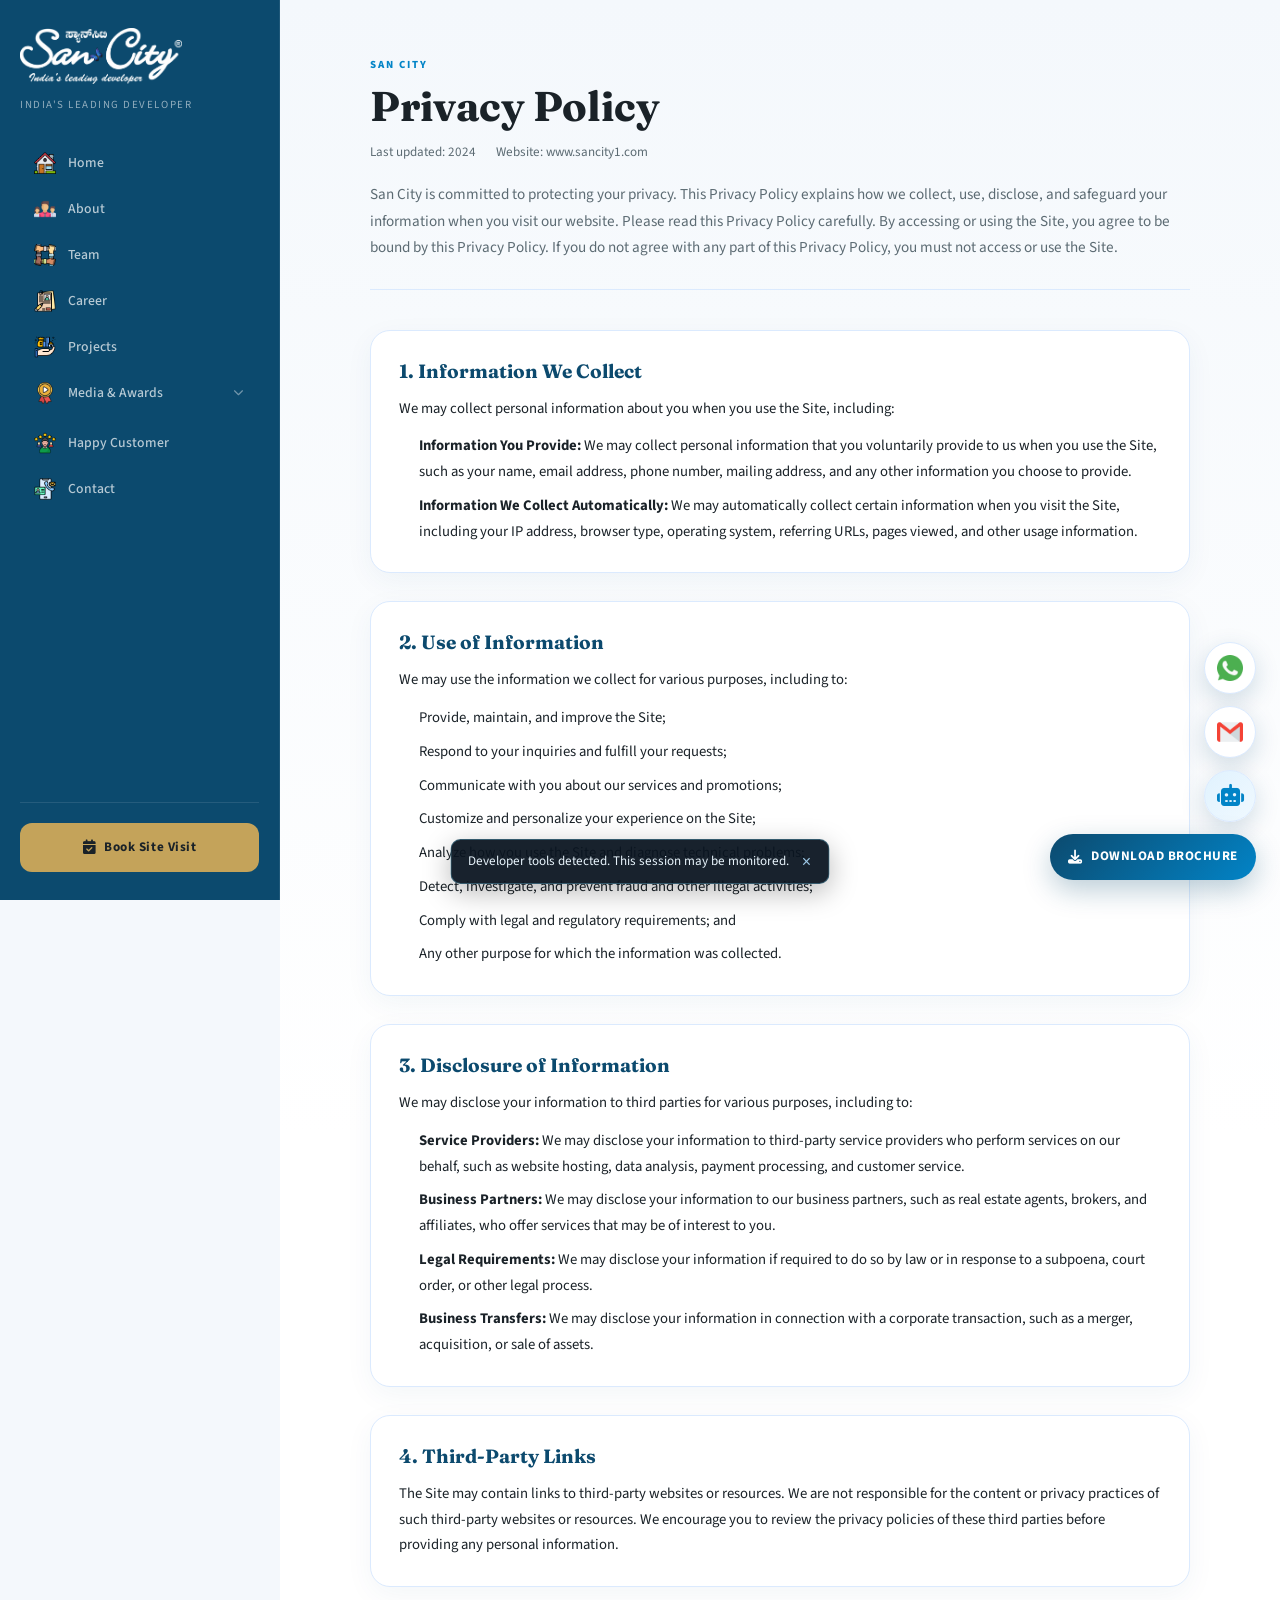
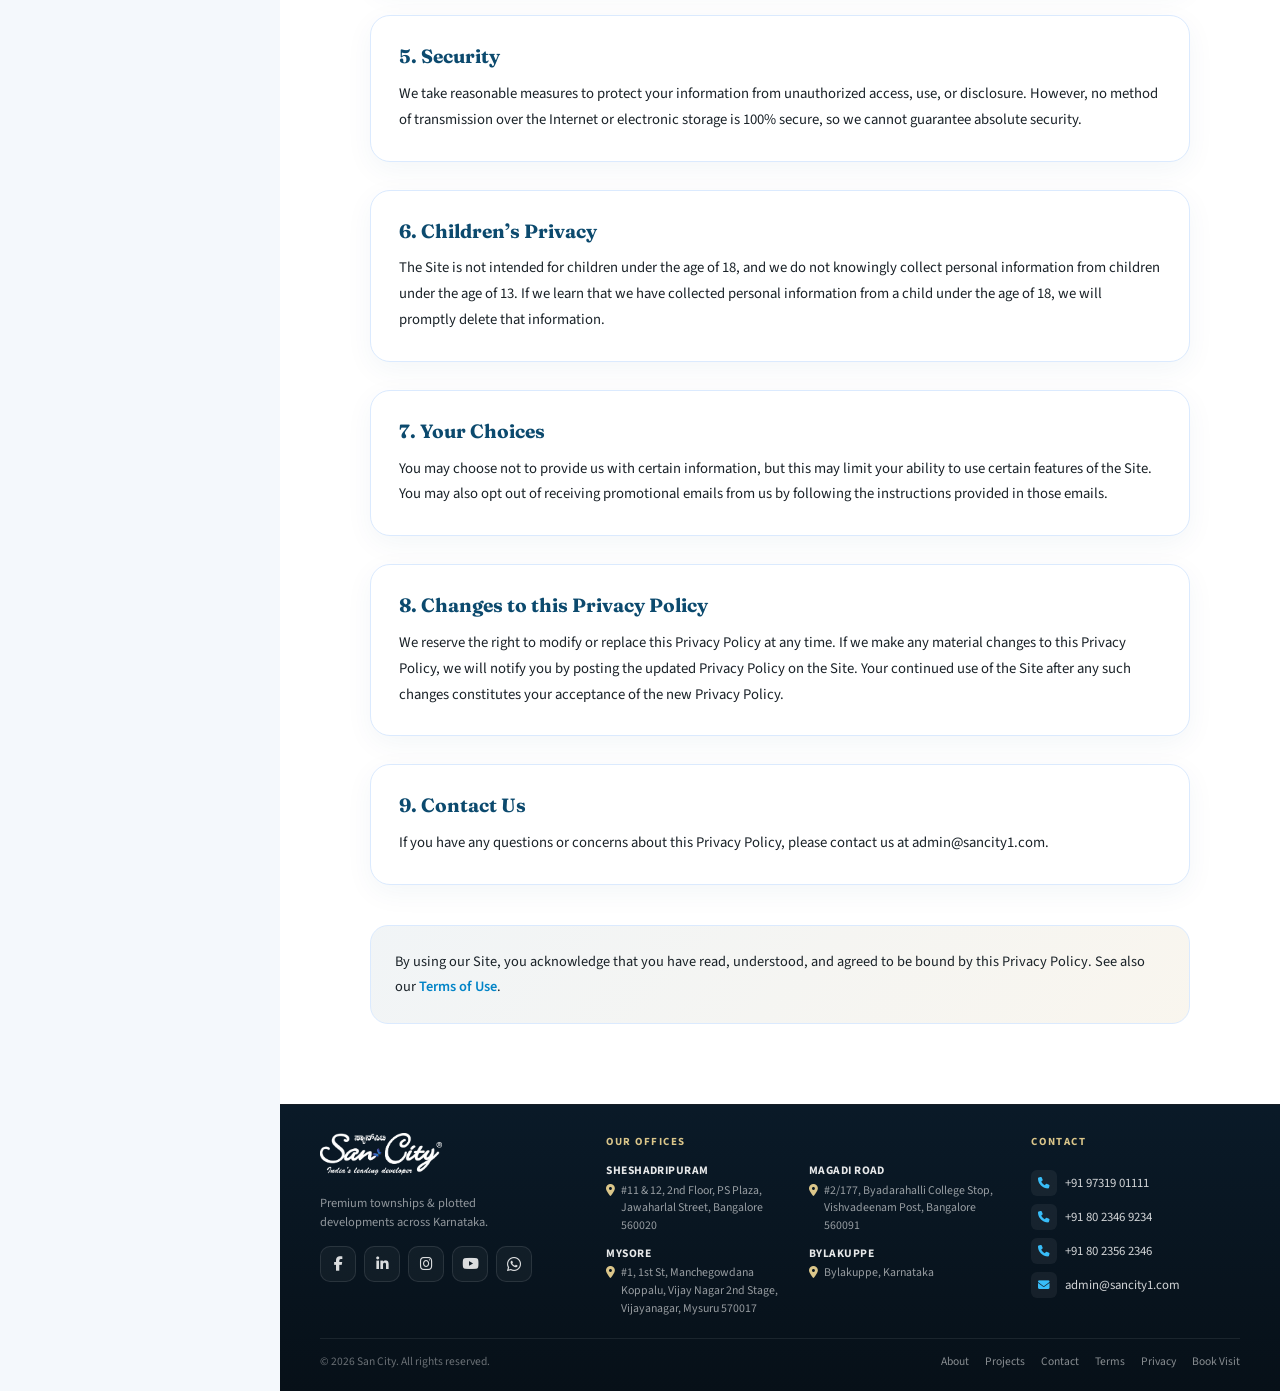
<file: sancity/privacy.html>
<!DOCTYPE html>
<html lang="en">
<head>
  <meta charset="UTF-8" />
  <meta name="viewport" content="width=device-width, initial-scale=1.0" />
  <meta name="description" content="San City privacy policy — how we collect, use and protect your information on sancity1.com." />
  <title>Privacy Policy | San City</title>
  <link rel="canonical" href="https://sancity1.com/sancity/privacy.html" />
  <meta name="robots" content="index, follow" />
  <meta property="og:site_name" content="San City" />
  <meta property="og:locale" content="en_IN" />
  <meta property="og:title" content="Privacy Policy | San City" />
  <meta property="og:description" content="How San City collects, uses and protects your information." />
  <meta property="og:url" content="https://sancity1.com/sancity/privacy.html" />
  <meta property="og:type" content="website" />
  <meta property="og:image" content="https://sancity1.com/images/Sancity%20logo.jpg" />
  <meta name="twitter:card" content="summary" />
  <meta name="twitter:title" content="Privacy Policy | San City" />
  <meta name="twitter:description" content="How San City collects, uses and protects your information." />
  <link rel="icon" type="image/jpeg" href="../images/Sancity logo.jpg" />
  <link rel="shortcut icon" type="image/jpeg" href="../images/Sancity logo.jpg" />
  <link rel="apple-touch-icon" href="../images/Sancity logo.jpg" />
  <link rel="preconnect" href="https://fonts.googleapis.com" />
  <link rel="preconnect" href="https://fonts.gstatic.com" crossorigin />
  <link href="https://fonts.googleapis.com/css2?family=Fraunces:ital,opsz,wght@0,9..144,400;0,9..144,600;0,9..144,700;1,9..144,400&family=Source+Sans+3:wght@300;400;500;600;700&display=swap" rel="stylesheet" />
  <link rel="stylesheet" href="https://cdnjs.cloudflare.com/ajax/libs/font-awesome/6.5.1/css/all.min.css" crossorigin="anonymous" referrerpolicy="no-referrer" />
  <link rel="stylesheet" href="../css/site-shell.css" />
  <link rel="stylesheet" href="../css/float-contact.css" />
  <link rel="stylesheet" href="../css/butterfly-fly.css" />
  <link rel="stylesheet" href="../css/site-footer.css" />
  <link rel="stylesheet" href="../css/legal.css" />
  <link rel="stylesheet" href="../css/site-security.css" />
</head>
<body>

  <aside class="sidebar">
    <div class="sidebar-logo" id="sidebarLogo">
      <a href="../index.html"><img src="../images/Sancity logo.jpg" alt="San City" /></a>
      <div class="sidebar-tag">India's Leading Developer</div>
    </div>
    <nav class="sidebar-nav">
      <a href="../index.html"><img src="../icons/home.png" alt="" class="side-icon" /> Home</a>
      <a href="aboutus.html"><img src="../icons/about us.png" alt="" class="side-icon" /> About</a>
      <a href="ourTeam.html"><img src="../icons/team.png" alt="" class="side-icon" /> Team</a>
      <a href="career.html"><img src="../icons/carrer.png" alt="" class="side-icon" /> Career</a>
      <a href="projects.html"><img src="../icons/projects.png" alt="" class="side-icon" /> Projects</a>
      <div class="nav-dropdown" id="mediaDropdown">
        <button type="button" class="nav-dropdown-toggle" id="mediaToggle" aria-expanded="false" aria-controls="mediaSubmenu">
          <img src="../icons/media and award.png" alt="" class="side-icon" />
          <span class="nav-label">Media &amp; Awards</span>
          <i class="fa-solid fa-chevron-down chevron"></i>
        </button>
        <div class="nav-submenu" id="mediaSubmenu">
          <a href="award.html"><img src="../icons/award.png" alt="" class="side-icon" /> Awards</a>
          <a href="blog.html"><img src="../icons/blog.png" alt="" class="side-icon" /> Blog</a>
        </div>
      </div>
      <a href="happyCustomer.html"><img src="../icons/happy customer.png" alt="" class="side-icon" /> Happy Customer</a>
      <a href="contactus.html"><img src="../icons/contact.png" alt="" class="side-icon" /> Contact</a>
    </nav>
    <div class="sidebar-contact">
      <a href="../index.html#visit" class="sidebar-visit"><i class="fa-solid fa-calendar-check"></i> Book Site Visit</a>
    </div>
  </aside>

  <div class="mobile-bar">
    <a href="../index.html"><img src="../images/Sancity logo.jpg" alt="San City" /></a>
    <button class="mob-btn" id="mobOpen" aria-label="Open menu"><i class="fa-solid fa-bars"></i></button>
  </div>
  <div class="mobile-drawer" id="mobDrawer">
    <button class="drawer-close" id="mobClose" aria-label="Close menu"><i class="fa-solid fa-xmark"></i></button>
    <a href="../index.html" class="mob"><img src="../icons/home.png" alt="" class="side-icon" /> Home</a>
    <a href="aboutus.html" class="mob"><img src="../icons/about us.png" alt="" class="side-icon" /> About</a>
    <a href="ourTeam.html" class="mob"><img src="../icons/team.png" alt="" class="side-icon" /> Team</a>
    <a href="career.html" class="mob"><img src="../icons/carrer.png" alt="" class="side-icon" /> Career</a>
    <a href="projects.html" class="mob"><img src="../icons/projects.png" alt="" class="side-icon" /> Projects</a>
    <div class="mob-dropdown" id="mobMediaDropdown">
      <button type="button" class="mob mob-dropdown-toggle" id="mobMediaToggle" aria-expanded="false">
        <img src="../icons/media and award.png" alt="" class="side-icon" />
        <span class="nav-label">Media &amp; Awards</span>
        <i class="fa-solid fa-chevron-down chevron"></i>
      </button>
      <div class="mob-submenu">
        <a href="award.html" class="mob"><img src="../icons/award.png" alt="" class="side-icon" /> Awards</a>
        <a href="blog.html" class="mob"><img src="../icons/blog.png" alt="" class="side-icon" /> Blog</a>
      </div>
    </div>
    <a href="happyCustomer.html" class="mob"><img src="../icons/happy customer.png" alt="" class="side-icon" /> Happy Customer</a>
    <a href="contactus.html" class="mob"><img src="../icons/contact.png" alt="" class="side-icon" /> Contact</a>
    <div class="drawer-contact">
      <a href="../index.html#visit" class="mob drawer-visit"><i class="fa-solid fa-calendar-check"></i> Book Site Visit</a>
    </div>
  </div>

  <div class="float-contact" aria-label="Quick contact">
    <a href="https://wa.me/919731901111?text=Hello%20San%20City%2C%20I%20would%20like%20to%20know%20more%20about%20your%20projects." target="_blank" rel="noopener noreferrer" class="float-contact-btn float-contact-wa" aria-label="Chat on WhatsApp">
      <img src="../icons/whatsapp.png" alt="" />
    </a>
    <a href="https://mail.google.com/mail/?view=cm&fs=1&to=admin@sancity1.com&su=Enquiry%20from%20San%20City%20Website" target="_blank" rel="noopener noreferrer" class="float-contact-btn float-contact-email email-link" aria-label="Send email">
      <img src="../icons/email.png" alt="" />
    </a>
    <button type="button" class="float-contact-btn float-contact-brochure" id="brochureDownloadBtn" data-brochure-url="../brochure.pdf" aria-label="Download brochure">
      <i class="fa-solid fa-download" aria-hidden="true"></i>
      <span>Download Brochure</span>
    </button>
  </div>

  <div class="brochure-modal" id="brochureModal" role="dialog" aria-modal="true" aria-labelledby="brochureModalTitle" aria-hidden="true">
    <div class="brochure-modal-backdrop" id="brochureModalBackdrop"></div>
    <div class="brochure-modal-box">
      <div class="brochure-modal-icon" id="brochureModalIcon">
        <i class="fa-solid fa-spinner fa-spin" aria-hidden="true"></i>
      </div>
      <h3 id="brochureModalTitle">Downloading Brochure</h3>
      <p id="brochureModalStatus">Please wait while your brochure is being prepared...</p>
      <div class="brochure-modal-progress" id="brochureModalProgress" hidden>
        <span id="brochureModalProgressBar"></span>
      </div>
    </div>
  </div>

  <div class="main">

    <article class="legal-page reveal" aria-labelledby="privacy-heading">
      <div class="legal-page__wrap">
        <header class="legal-page__header">
          <p class="legal-page__label">San City</p>
          <h1 id="privacy-heading">Privacy Policy</h1>
          <div class="legal-page__meta">
            <span>Last updated: 2024</span>
            <span>Website: <a href="https://www.sancity1.com" target="_blank" rel="noopener noreferrer">www.sancity1.com</a></span>
          </div>
          <p class="legal-page__intro">San City is committed to protecting your privacy. This Privacy Policy explains how we collect, use, disclose, and safeguard your information when you visit our website. Please read this Privacy Policy carefully. By accessing or using the Site, you agree to be bound by this Privacy Policy. If you do not agree with any part of this Privacy Policy, you must not access or use the Site.</p>
        </header>

        <div class="legal-doc">
          <section class="legal-section" aria-labelledby="privacy-1">
            <h2 id="privacy-1">1. Information We Collect</h2>
            <p>We may collect personal information about you when you use the Site, including:</p>
            <ul>
              <li><strong>Information You Provide:</strong> We may collect personal information that you voluntarily provide to us when you use the Site, such as your name, email address, phone number, mailing address, and any other information you choose to provide.</li>
              <li><strong>Information We Collect Automatically:</strong> We may automatically collect certain information when you visit the Site, including your IP address, browser type, operating system, referring URLs, pages viewed, and other usage information.</li>
            </ul>
          </section>

          <section class="legal-section" aria-labelledby="privacy-2">
            <h2 id="privacy-2">2. Use of Information</h2>
            <p>We may use the information we collect for various purposes, including to:</p>
            <ul>
              <li>Provide, maintain, and improve the Site;</li>
              <li>Respond to your inquiries and fulfill your requests;</li>
              <li>Communicate with you about our services and promotions;</li>
              <li>Customize and personalize your experience on the Site;</li>
              <li>Analyze how you use the Site and diagnose technical problems;</li>
              <li>Detect, investigate, and prevent fraud and other illegal activities;</li>
              <li>Comply with legal and regulatory requirements; and</li>
              <li>Any other purpose for which the information was collected.</li>
            </ul>
          </section>

          <section class="legal-section" aria-labelledby="privacy-3">
            <h2 id="privacy-3">3. Disclosure of Information</h2>
            <p>We may disclose your information to third parties for various purposes, including to:</p>
            <ul>
              <li><strong>Service Providers:</strong> We may disclose your information to third-party service providers who perform services on our behalf, such as website hosting, data analysis, payment processing, and customer service.</li>
              <li><strong>Business Partners:</strong> We may disclose your information to our business partners, such as real estate agents, brokers, and affiliates, who offer services that may be of interest to you.</li>
              <li><strong>Legal Requirements:</strong> We may disclose your information if required to do so by law or in response to a subpoena, court order, or other legal process.</li>
              <li><strong>Business Transfers:</strong> We may disclose your information in connection with a corporate transaction, such as a merger, acquisition, or sale of assets.</li>
            </ul>
          </section>

          <section class="legal-section" aria-labelledby="privacy-4">
            <h2 id="privacy-4">4. Third-Party Links</h2>
            <p>The Site may contain links to third-party websites or resources. We are not responsible for the content or privacy practices of such third-party websites or resources. We encourage you to review the privacy policies of these third parties before providing any personal information.</p>
          </section>

          <section class="legal-section" aria-labelledby="privacy-5">
            <h2 id="privacy-5">5. Security</h2>
            <p>We take reasonable measures to protect your information from unauthorized access, use, or disclosure. However, no method of transmission over the Internet or electronic storage is 100% secure, so we cannot guarantee absolute security.</p>
          </section>

          <section class="legal-section" aria-labelledby="privacy-6">
            <h2 id="privacy-6">6. Children&rsquo;s Privacy</h2>
            <p>The Site is not intended for children under the age of 18, and we do not knowingly collect personal information from children under the age of 13. If we learn that we have collected personal information from a child under the age of 18, we will promptly delete that information.</p>
          </section>

          <section class="legal-section" aria-labelledby="privacy-7">
            <h2 id="privacy-7">7. Your Choices</h2>
            <p>You may choose not to provide us with certain information, but this may limit your ability to use certain features of the Site. You may also opt out of receiving promotional emails from us by following the instructions provided in those emails.</p>
          </section>

          <section class="legal-section" aria-labelledby="privacy-8">
            <h2 id="privacy-8">8. Changes to this Privacy Policy</h2>
            <p>We reserve the right to modify or replace this Privacy Policy at any time. If we make any material changes to this Privacy Policy, we will notify you by posting the updated Privacy Policy on the Site. Your continued use of the Site after any such changes constitutes your acceptance of the new Privacy Policy.</p>
          </section>

          <section class="legal-section" aria-labelledby="privacy-9">
            <h2 id="privacy-9">9. Contact Us</h2>
            <p>If you have any questions or concerns about this Privacy Policy, please contact us at <a href="mailto:admin@sancity1.com" class="email-link">admin@sancity1.com</a>.</p>
          </section>

          <p class="legal-closing">By using our Site, you acknowledge that you have read, understood, and agreed to be bound by this Privacy Policy. See also our <a href="terms.html">Terms of Use</a>.</p>
        </div>
      </div>
    </article>

    <footer class="footer" id="siteFooter" aria-label="Site footer"></footer>

  </div>

  <script src="../js/site-security.js" defer></script>
  <script src="../js/site-shell.js" defer></script>
  <script src="../js/butterfly-fly.js" defer></script>
  <script src="../js/float-contact.js" defer></script>
  <script src="../js/office-locations.js" defer></script>
  <script src="../js/site-footer.js" defer></script>
</body>
</html>
</file>
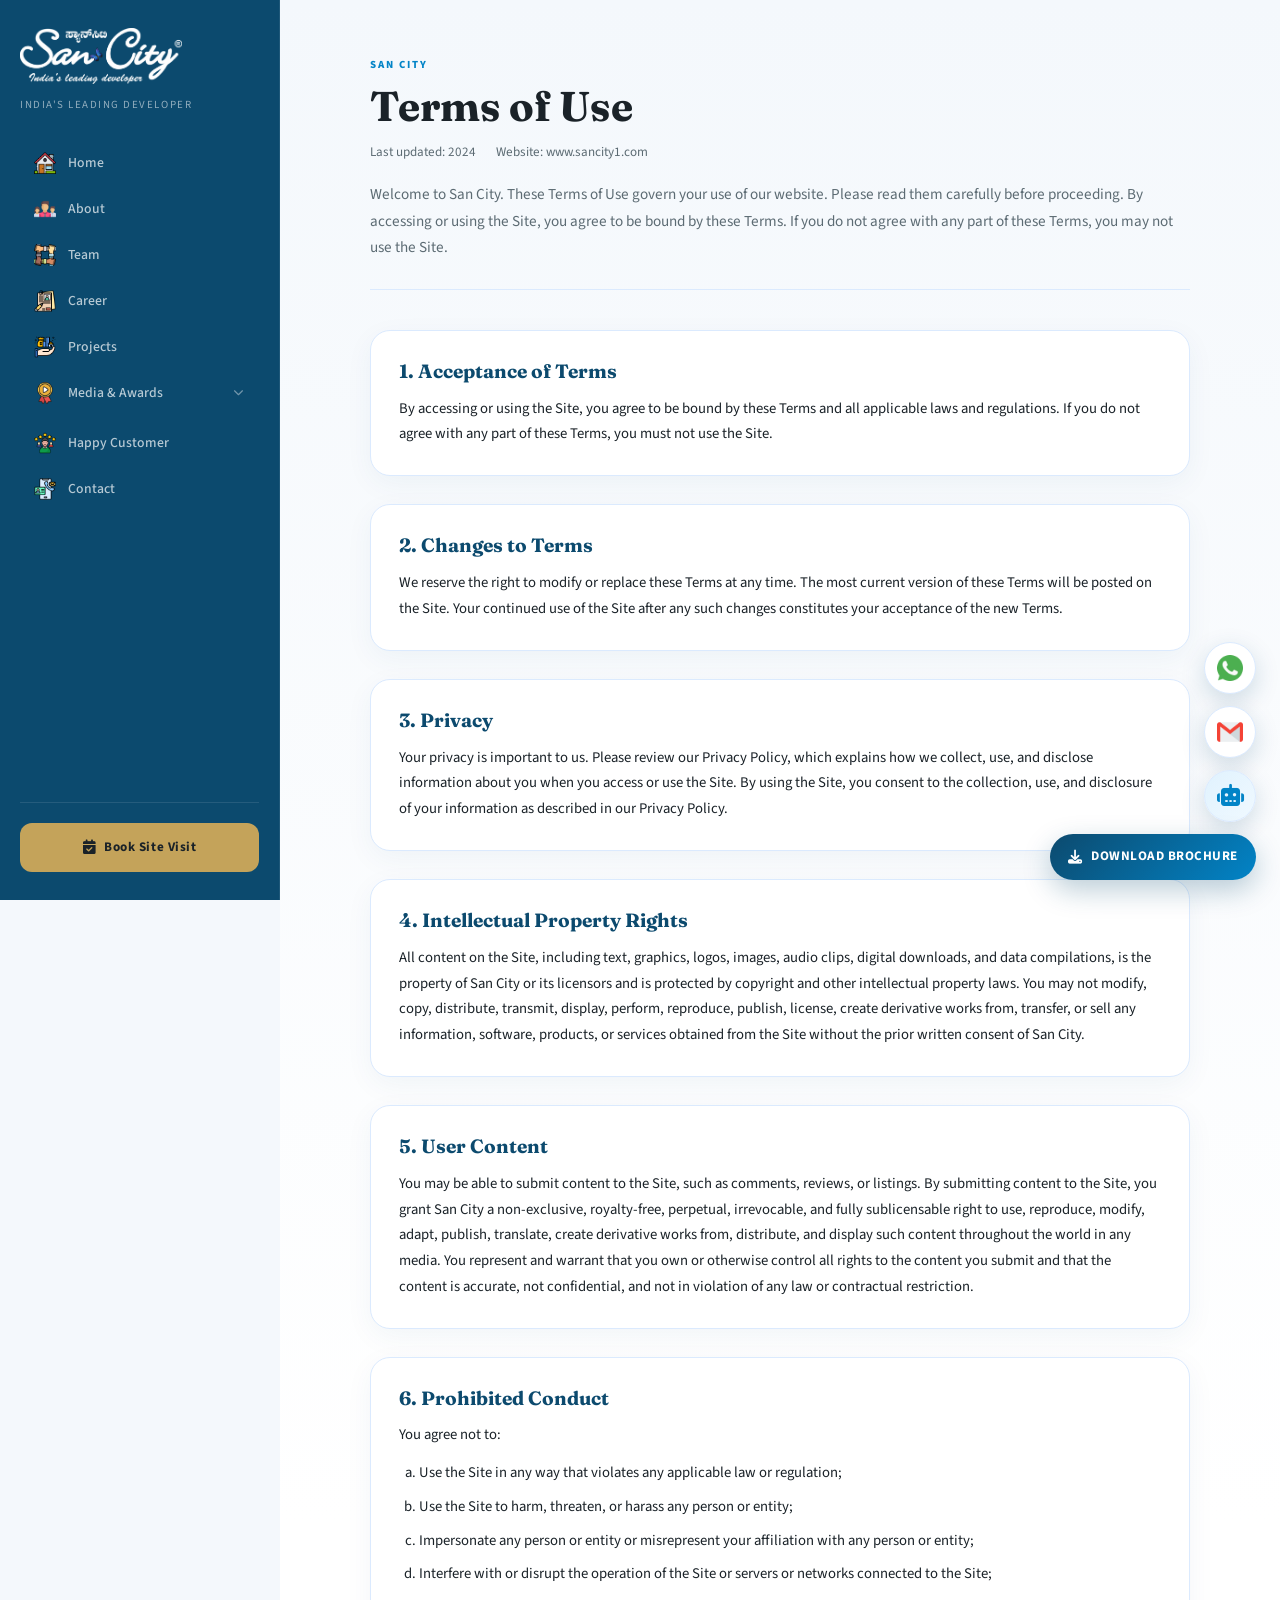
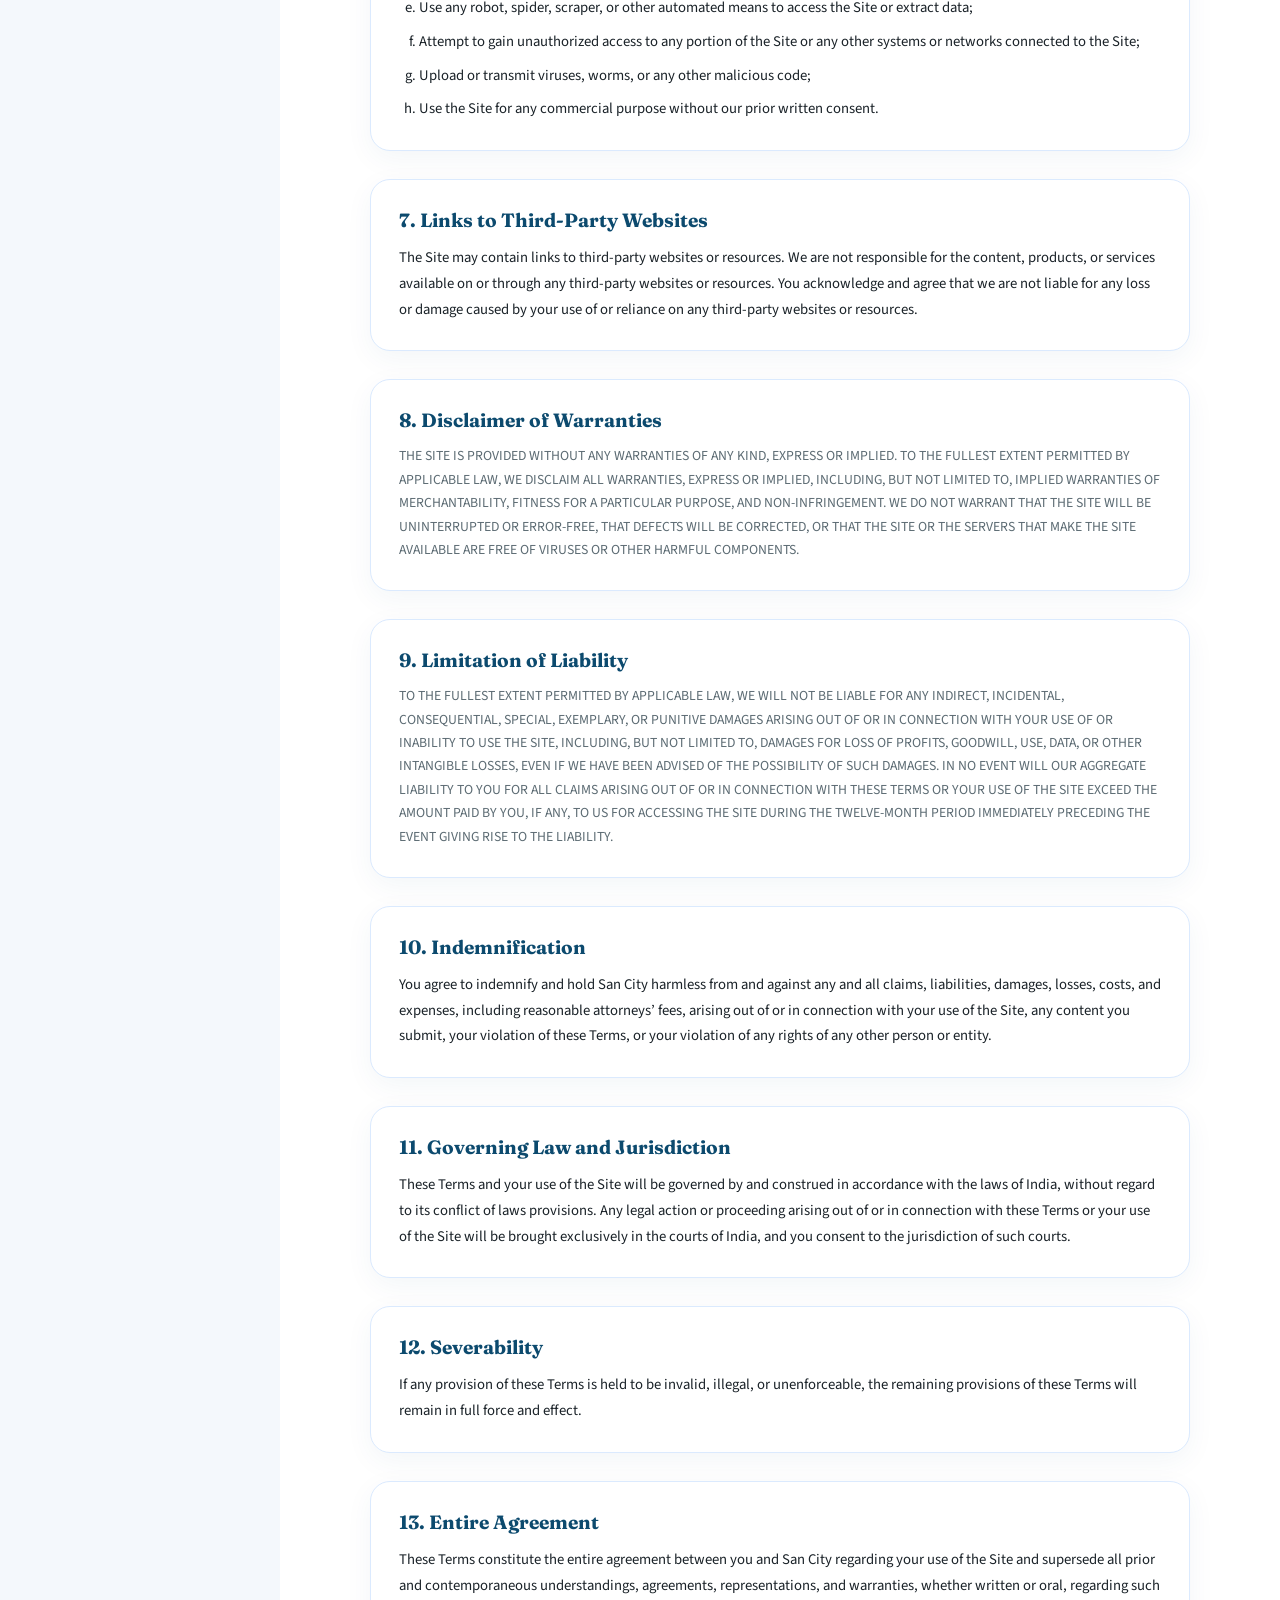
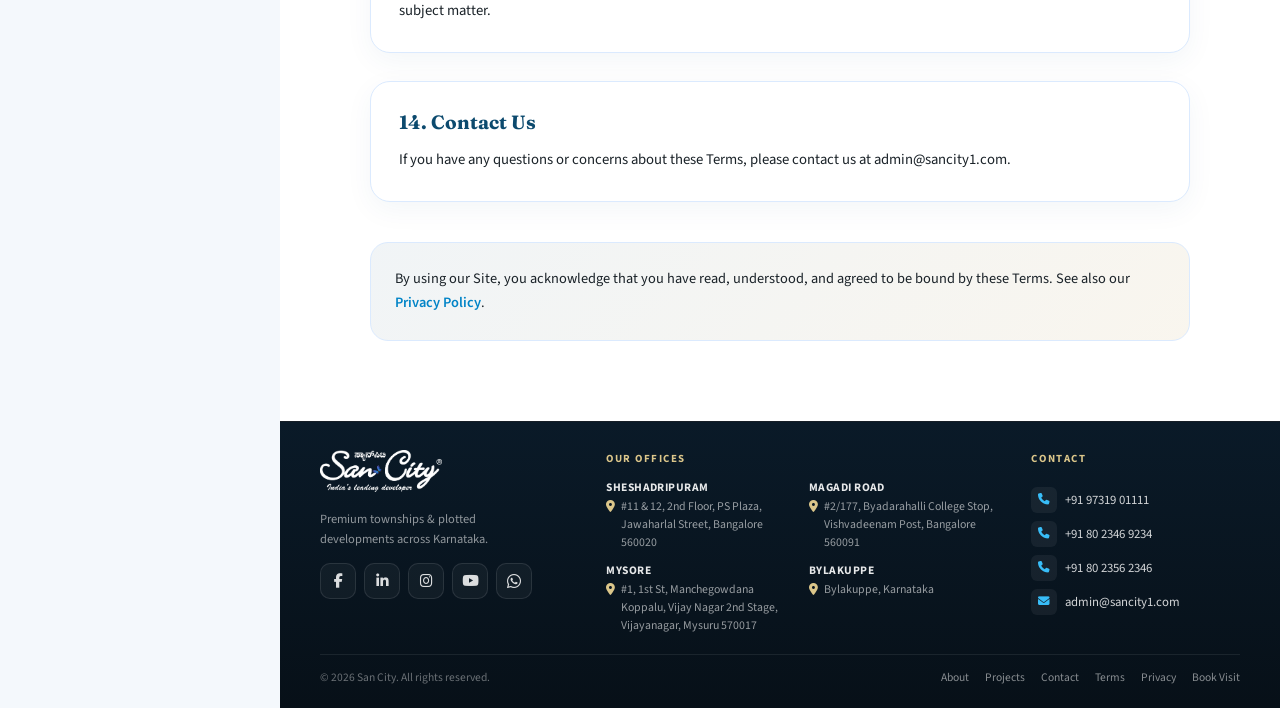
<file: sancity/terms.html>
<!DOCTYPE html>
<html lang="en">
<head>
  <meta charset="UTF-8" />
  <meta name="viewport" content="width=device-width, initial-scale=1.0" />
  <meta name="description" content="San City terms of use — rules and conditions for using sancity1.com." />
  <title>Terms of Use | San City</title>
  <link rel="canonical" href="https://sancity1.com/sancity/terms.html" />
  <meta name="robots" content="index, follow" />
  <meta property="og:site_name" content="San City" />
  <meta property="og:locale" content="en_IN" />
  <meta property="og:title" content="Terms of Use | San City" />
  <meta property="og:description" content="Rules and conditions for using the San City website." />
  <meta property="og:url" content="https://sancity1.com/sancity/terms.html" />
  <meta property="og:type" content="website" />
  <meta property="og:image" content="https://sancity1.com/images/Sancity%20logo.jpg" />
  <meta name="twitter:card" content="summary" />
  <meta name="twitter:title" content="Terms of Use | San City" />
  <meta name="twitter:description" content="Rules and conditions for using the San City website." />
  <link rel="icon" type="image/jpeg" href="../images/Sancity logo.jpg" />
  <link rel="shortcut icon" type="image/jpeg" href="../images/Sancity logo.jpg" />
  <link rel="apple-touch-icon" href="../images/Sancity logo.jpg" />
  <link rel="preconnect" href="https://fonts.googleapis.com" />
  <link rel="preconnect" href="https://fonts.gstatic.com" crossorigin />
  <link href="https://fonts.googleapis.com/css2?family=Fraunces:ital,opsz,wght@0,9..144,400;0,9..144,600;0,9..144,700;1,9..144,400&family=Source+Sans+3:wght@300;400;500;600;700&display=swap" rel="stylesheet" />
  <link rel="stylesheet" href="https://cdnjs.cloudflare.com/ajax/libs/font-awesome/6.5.1/css/all.min.css" crossorigin="anonymous" referrerpolicy="no-referrer" />
  <link rel="stylesheet" href="../css/site-shell.css" />
  <link rel="stylesheet" href="../css/float-contact.css" />
  <link rel="stylesheet" href="../css/butterfly-fly.css" />
  <link rel="stylesheet" href="../css/site-footer.css" />
  <link rel="stylesheet" href="../css/legal.css" />
  <link rel="stylesheet" href="../css/site-security.css" />
</head>
<body>

  <aside class="sidebar">
    <div class="sidebar-logo" id="sidebarLogo">
      <a href="../index.html"><img src="../images/Sancity logo.jpg" alt="San City" /></a>
      <div class="sidebar-tag">India's Leading Developer</div>
    </div>
    <nav class="sidebar-nav">
      <a href="../index.html"><img src="../icons/home.png" alt="" class="side-icon" /> Home</a>
      <a href="aboutus.html"><img src="../icons/about us.png" alt="" class="side-icon" /> About</a>
      <a href="ourTeam.html"><img src="../icons/team.png" alt="" class="side-icon" /> Team</a>
      <a href="career.html"><img src="../icons/carrer.png" alt="" class="side-icon" /> Career</a>
      <a href="projects.html"><img src="../icons/projects.png" alt="" class="side-icon" /> Projects</a>
      <div class="nav-dropdown" id="mediaDropdown">
        <button type="button" class="nav-dropdown-toggle" id="mediaToggle" aria-expanded="false" aria-controls="mediaSubmenu">
          <img src="../icons/media and award.png" alt="" class="side-icon" />
          <span class="nav-label">Media &amp; Awards</span>
          <i class="fa-solid fa-chevron-down chevron"></i>
        </button>
        <div class="nav-submenu" id="mediaSubmenu">
          <a href="award.html"><img src="../icons/award.png" alt="" class="side-icon" /> Awards</a>
          <a href="blog.html"><img src="../icons/blog.png" alt="" class="side-icon" /> Blog</a>
        </div>
      </div>
      <a href="happyCustomer.html"><img src="../icons/happy customer.png" alt="" class="side-icon" /> Happy Customer</a>
      <a href="contactus.html"><img src="../icons/contact.png" alt="" class="side-icon" /> Contact</a>
    </nav>
    <div class="sidebar-contact">
      <a href="../index.html#visit" class="sidebar-visit"><i class="fa-solid fa-calendar-check"></i> Book Site Visit</a>
    </div>
  </aside>

  <div class="mobile-bar">
    <a href="../index.html"><img src="../images/Sancity logo.jpg" alt="San City" /></a>
    <button class="mob-btn" id="mobOpen" aria-label="Open menu"><i class="fa-solid fa-bars"></i></button>
  </div>
  <div class="mobile-drawer" id="mobDrawer">
    <button class="drawer-close" id="mobClose" aria-label="Close menu"><i class="fa-solid fa-xmark"></i></button>
    <a href="../index.html" class="mob"><img src="../icons/home.png" alt="" class="side-icon" /> Home</a>
    <a href="aboutus.html" class="mob"><img src="../icons/about us.png" alt="" class="side-icon" /> About</a>
    <a href="ourTeam.html" class="mob"><img src="../icons/team.png" alt="" class="side-icon" /> Team</a>
    <a href="career.html" class="mob"><img src="../icons/carrer.png" alt="" class="side-icon" /> Career</a>
    <a href="projects.html" class="mob"><img src="../icons/projects.png" alt="" class="side-icon" /> Projects</a>
    <div class="mob-dropdown" id="mobMediaDropdown">
      <button type="button" class="mob mob-dropdown-toggle" id="mobMediaToggle" aria-expanded="false">
        <img src="../icons/media and award.png" alt="" class="side-icon" />
        <span class="nav-label">Media &amp; Awards</span>
        <i class="fa-solid fa-chevron-down chevron"></i>
      </button>
      <div class="mob-submenu">
        <a href="award.html" class="mob"><img src="../icons/award.png" alt="" class="side-icon" /> Awards</a>
        <a href="blog.html" class="mob"><img src="../icons/blog.png" alt="" class="side-icon" /> Blog</a>
      </div>
    </div>
    <a href="happyCustomer.html" class="mob"><img src="../icons/happy customer.png" alt="" class="side-icon" /> Happy Customer</a>
    <a href="contactus.html" class="mob"><img src="../icons/contact.png" alt="" class="side-icon" /> Contact</a>
    <div class="drawer-contact">
      <a href="../index.html#visit" class="mob drawer-visit"><i class="fa-solid fa-calendar-check"></i> Book Site Visit</a>
    </div>
  </div>

  <div class="float-contact" aria-label="Quick contact">
    <a href="https://wa.me/919731901111?text=Hello%20San%20City%2C%20I%20would%20like%20to%20know%20more%20about%20your%20projects." target="_blank" rel="noopener noreferrer" class="float-contact-btn float-contact-wa" aria-label="Chat on WhatsApp">
      <img src="../icons/whatsapp.png" alt="" />
    </a>
    <a href="https://mail.google.com/mail/?view=cm&fs=1&to=admin@sancity1.com&su=Enquiry%20from%20San%20City%20Website" target="_blank" rel="noopener noreferrer" class="float-contact-btn float-contact-email email-link" aria-label="Send email">
      <img src="../icons/email.png" alt="" />
    </a>
    <button type="button" class="float-contact-btn float-contact-brochure" id="brochureDownloadBtn" data-brochure-url="../brochure.pdf" aria-label="Download brochure">
      <i class="fa-solid fa-download" aria-hidden="true"></i>
      <span>Download Brochure</span>
    </button>
  </div>

  <div class="brochure-modal" id="brochureModal" role="dialog" aria-modal="true" aria-labelledby="brochureModalTitle" aria-hidden="true">
    <div class="brochure-modal-backdrop" id="brochureModalBackdrop"></div>
    <div class="brochure-modal-box">
      <div class="brochure-modal-icon" id="brochureModalIcon">
        <i class="fa-solid fa-spinner fa-spin" aria-hidden="true"></i>
      </div>
      <h3 id="brochureModalTitle">Downloading Brochure</h3>
      <p id="brochureModalStatus">Please wait while your brochure is being prepared...</p>
      <div class="brochure-modal-progress" id="brochureModalProgress" hidden>
        <span id="brochureModalProgressBar"></span>
      </div>
    </div>
  </div>

  <div class="main">

    <article class="legal-page reveal" aria-labelledby="terms-heading">
      <div class="legal-page__wrap">
        <header class="legal-page__header">
          <p class="legal-page__label">San City</p>
          <h1 id="terms-heading">Terms of Use</h1>
          <div class="legal-page__meta">
            <span>Last updated: 2024</span>
            <span>Website: <a href="https://www.sancity1.com" target="_blank" rel="noopener noreferrer">www.sancity1.com</a></span>
          </div>
          <p class="legal-page__intro">Welcome to San City. These Terms of Use govern your use of our website. Please read them carefully before proceeding. By accessing or using the Site, you agree to be bound by these Terms. If you do not agree with any part of these Terms, you may not use the Site.</p>
        </header>

        <div class="legal-doc">
          <section class="legal-section" aria-labelledby="terms-1">
            <h2 id="terms-1">1. Acceptance of Terms</h2>
            <p>By accessing or using the Site, you agree to be bound by these Terms and all applicable laws and regulations. If you do not agree with any part of these Terms, you must not use the Site.</p>
          </section>

          <section class="legal-section" aria-labelledby="terms-2">
            <h2 id="terms-2">2. Changes to Terms</h2>
            <p>We reserve the right to modify or replace these Terms at any time. The most current version of these Terms will be posted on the Site. Your continued use of the Site after any such changes constitutes your acceptance of the new Terms.</p>
          </section>

          <section class="legal-section" aria-labelledby="terms-3">
            <h2 id="terms-3">3. Privacy</h2>
            <p>Your privacy is important to us. Please review our <a href="privacy.html">Privacy Policy</a>, which explains how we collect, use, and disclose information about you when you access or use the Site. By using the Site, you consent to the collection, use, and disclosure of your information as described in our Privacy Policy.</p>
          </section>

          <section class="legal-section" aria-labelledby="terms-4">
            <h2 id="terms-4">4. Intellectual Property Rights</h2>
            <p>All content on the Site, including text, graphics, logos, images, audio clips, digital downloads, and data compilations, is the property of San City or its licensors and is protected by copyright and other intellectual property laws. You may not modify, copy, distribute, transmit, display, perform, reproduce, publish, license, create derivative works from, transfer, or sell any information, software, products, or services obtained from the Site without the prior written consent of San City.</p>
          </section>

          <section class="legal-section" aria-labelledby="terms-5">
            <h2 id="terms-5">5. User Content</h2>
            <p>You may be able to submit content to the Site, such as comments, reviews, or listings. By submitting content to the Site, you grant San City a non-exclusive, royalty-free, perpetual, irrevocable, and fully sublicensable right to use, reproduce, modify, adapt, publish, translate, create derivative works from, distribute, and display such content throughout the world in any media. You represent and warrant that you own or otherwise control all rights to the content you submit and that the content is accurate, not confidential, and not in violation of any law or contractual restriction.</p>
          </section>

          <section class="legal-section" aria-labelledby="terms-6">
            <h2 id="terms-6">6. Prohibited Conduct</h2>
            <p>You agree not to:</p>
            <ol type="a">
              <li>Use the Site in any way that violates any applicable law or regulation;</li>
              <li>Use the Site to harm, threaten, or harass any person or entity;</li>
              <li>Impersonate any person or entity or misrepresent your affiliation with any person or entity;</li>
              <li>Interfere with or disrupt the operation of the Site or servers or networks connected to the Site;</li>
              <li>Use any robot, spider, scraper, or other automated means to access the Site or extract data;</li>
              <li>Attempt to gain unauthorized access to any portion of the Site or any other systems or networks connected to the Site;</li>
              <li>Upload or transmit viruses, worms, or any other malicious code;</li>
              <li>Use the Site for any commercial purpose without our prior written consent.</li>
            </ol>
          </section>

          <section class="legal-section" aria-labelledby="terms-7">
            <h2 id="terms-7">7. Links to Third-Party Websites</h2>
            <p>The Site may contain links to third-party websites or resources. We are not responsible for the content, products, or services available on or through any third-party websites or resources. You acknowledge and agree that we are not liable for any loss or damage caused by your use of or reliance on any third-party websites or resources.</p>
          </section>

          <section class="legal-section legal-section--caps" aria-labelledby="terms-8">
            <h2 id="terms-8">8. Disclaimer of Warranties</h2>
            <p>THE SITE IS PROVIDED WITHOUT ANY WARRANTIES OF ANY KIND, EXPRESS OR IMPLIED. TO THE FULLEST EXTENT PERMITTED BY APPLICABLE LAW, WE DISCLAIM ALL WARRANTIES, EXPRESS OR IMPLIED, INCLUDING, BUT NOT LIMITED TO, IMPLIED WARRANTIES OF MERCHANTABILITY, FITNESS FOR A PARTICULAR PURPOSE, AND NON-INFRINGEMENT. WE DO NOT WARRANT THAT THE SITE WILL BE UNINTERRUPTED OR ERROR-FREE, THAT DEFECTS WILL BE CORRECTED, OR THAT THE SITE OR THE SERVERS THAT MAKE THE SITE AVAILABLE ARE FREE OF VIRUSES OR OTHER HARMFUL COMPONENTS.</p>
          </section>

          <section class="legal-section legal-section--caps" aria-labelledby="terms-9">
            <h2 id="terms-9">9. Limitation of Liability</h2>
            <p>TO THE FULLEST EXTENT PERMITTED BY APPLICABLE LAW, WE WILL NOT BE LIABLE FOR ANY INDIRECT, INCIDENTAL, CONSEQUENTIAL, SPECIAL, EXEMPLARY, OR PUNITIVE DAMAGES ARISING OUT OF OR IN CONNECTION WITH YOUR USE OF OR INABILITY TO USE THE SITE, INCLUDING, BUT NOT LIMITED TO, DAMAGES FOR LOSS OF PROFITS, GOODWILL, USE, DATA, OR OTHER INTANGIBLE LOSSES, EVEN IF WE HAVE BEEN ADVISED OF THE POSSIBILITY OF SUCH DAMAGES. IN NO EVENT WILL OUR AGGREGATE LIABILITY TO YOU FOR ALL CLAIMS ARISING OUT OF OR IN CONNECTION WITH THESE TERMS OR YOUR USE OF THE SITE EXCEED THE AMOUNT PAID BY YOU, IF ANY, TO US FOR ACCESSING THE SITE DURING THE TWELVE-MONTH PERIOD IMMEDIATELY PRECEDING THE EVENT GIVING RISE TO THE LIABILITY.</p>
          </section>

          <section class="legal-section" aria-labelledby="terms-10">
            <h2 id="terms-10">10. Indemnification</h2>
            <p>You agree to indemnify and hold San City harmless from and against any and all claims, liabilities, damages, losses, costs, and expenses, including reasonable attorneys&rsquo; fees, arising out of or in connection with your use of the Site, any content you submit, your violation of these Terms, or your violation of any rights of any other person or entity.</p>
          </section>

          <section class="legal-section" aria-labelledby="terms-11">
            <h2 id="terms-11">11. Governing Law and Jurisdiction</h2>
            <p>These Terms and your use of the Site will be governed by and construed in accordance with the laws of India, without regard to its conflict of laws provisions. Any legal action or proceeding arising out of or in connection with these Terms or your use of the Site will be brought exclusively in the courts of India, and you consent to the jurisdiction of such courts.</p>
          </section>

          <section class="legal-section" aria-labelledby="terms-12">
            <h2 id="terms-12">12. Severability</h2>
            <p>If any provision of these Terms is held to be invalid, illegal, or unenforceable, the remaining provisions of these Terms will remain in full force and effect.</p>
          </section>

          <section class="legal-section" aria-labelledby="terms-13">
            <h2 id="terms-13">13. Entire Agreement</h2>
            <p>These Terms constitute the entire agreement between you and San City regarding your use of the Site and supersede all prior and contemporaneous understandings, agreements, representations, and warranties, whether written or oral, regarding such subject matter.</p>
          </section>

          <section class="legal-section" aria-labelledby="terms-14">
            <h2 id="terms-14">14. Contact Us</h2>
            <p>If you have any questions or concerns about these Terms, please contact us at <a href="mailto:admin@sancity1.com" class="email-link">admin@sancity1.com</a>.</p>
          </section>

          <p class="legal-closing">By using our Site, you acknowledge that you have read, understood, and agreed to be bound by these Terms. See also our <a href="privacy.html">Privacy Policy</a>.</p>
        </div>
      </div>
    </article>

    <footer class="footer" id="siteFooter" aria-label="Site footer"></footer>

  </div>

  <script src="../js/site-security.js" defer></script>
  <script src="../js/site-shell.js" defer></script>
  <script src="../js/butterfly-fly.js" defer></script>
  <script src="../js/float-contact.js" defer></script>
  <script src="../js/office-locations.js" defer></script>
  <script src="../js/site-footer.js" defer></script>
</body>
</html>
</file>
<file: css/site-shell.css>
﻿/* San City — shared site shell (sidebar, footer, mobile, float) */
:root {
      --green: #0c4a6e;
      --green-mid: #0284c7;
      --green-light: #38bdf8;
      --sage: #e0f2fe;
      --sand: #f4f8fc;
      --white: #ffffff;
      --ink: #1a2228;
      --muted: #5c6b73;
      --gold: #c4a35a;
      --gold-light: #dbc68a;
      --border: #dbeafe;
      --footer-bg: #0a1520;
      --footer-bg-end: #061018;
      --footer-accent: #6ec8e8;
      --sidebar: 280px;
      --ease: cubic-bezier(0.22, 1, 0.36, 1);
    }

    *, *::before, *::after { box-sizing: border-box; margin: 0; padding: 0; }
    html { scroll-behavior: smooth; }
    body {
      font-family: 'Source Sans 3', sans-serif;
      background: var(--sand);
      color: var(--ink);
      line-height: 1.6;
      overflow-x: hidden;
    }
    img { max-width: 100%; display: block; }
    a { text-decoration: none; color: inherit; }
    ul { list-style: none; }

    /* â•â•â• SIDEBAR â€” like a sales office desk, always visible â•â•â• */
    .sidebar {
      position: fixed;
      left: 0;
      top: 0;
      bottom: 0;
      width: var(--sidebar);
      background: var(--green);
      color: #fff;
      z-index: 1000;
      display: flex;
      flex-direction: column;
      padding: 28px 20px;
      border-right: 1px solid rgba(255,255,255,0.08);
      overflow: hidden;
    }
    .sidebar-logo {
      margin-bottom: 28px;
      flex-shrink: 0;
    }
    .sidebar-logo img {
      height: 56px;
      border-radius: 10px;
    }
    .sidebar-tag {
      font-size: 0.68rem;
      letter-spacing: 0.14em;
      text-transform: uppercase;
      opacity: 0.55;
      margin-top: 12px;
    }
    .sidebar-nav {
      flex: 1;
      display: flex;
      flex-direction: column;
      gap: 2px;
      overflow-y: auto;
      overflow-x: hidden;
      min-height: 0;
      padding-right: 2px;
      scrollbar-width: thin;
      scrollbar-color: rgba(255,255,255,0.2) transparent;
    }
    .sidebar-nav::-webkit-scrollbar { width: 4px; }
    .sidebar-nav::-webkit-scrollbar-thumb {
      background: rgba(255,255,255,0.2);
      border-radius: 4px;
    }
    .sidebar-nav a,
    .nav-dropdown-toggle {
      display: flex;
      align-items: center;
      gap: 12px;
      padding: 11px 14px;
      border-radius: 12px;
      font-size: 0.86rem;
      font-weight: 500;
      color: rgba(255,255,255,0.7);
      transition: all 0.3s var(--ease);
      position: relative;
      width: 100%;
      text-align: left;
    }
    .nav-dropdown-toggle {
      background: none;
      border: none;
      font-family: inherit;
      cursor: pointer;
    }
    .nav-dropdown-toggle .chevron {
      margin-left: auto;
      font-size: 0.65rem;
      opacity: 0.6;
      transition: transform 0.3s var(--ease);
      flex-shrink: 0;
    }
    .nav-dropdown.open .nav-dropdown-toggle .chevron {
      transform: rotate(180deg);
    }
    @media (hover: hover) {
      .nav-dropdown:hover .nav-submenu {
        max-height: 120px;
      }
      .nav-dropdown:hover .nav-dropdown-toggle .chevron {
        transform: rotate(180deg);
      }
      .nav-dropdown:hover .nav-dropdown-toggle {
        background: rgba(255,255,255,0.1);
        color: #fff;
      }
      .nav-dropdown:hover .nav-dropdown-toggle::before {
        content: '';
        position: absolute;
        left: 0;
        top: 50%;
        transform: translateY(-50%);
        width: 3px;
        height: 20px;
        background: var(--gold);
        border-radius: 0 3px 3px 0;
      }
    }
    .sidebar-nav a .side-icon,
    .nav-dropdown-toggle .side-icon {
      width: 22px;
      height: 22px;
      min-width: 22px;
      max-width: 22px;
      max-height: 22px;
      object-fit: contain;
      flex-shrink: 0;
    }
    .sidebar-nav a:hover .side-icon,
    .sidebar-nav a.active .side-icon,
    .nav-dropdown-toggle:hover .side-icon {
      filter: brightness(1.1);
    }
    .nav-dropdown-toggle .nav-label {
      flex: 1;
      min-width: 0;
      line-height: 1.3;
      text-align: left;
      white-space: normal;
    }
    .nav-dropdown-toggle .chevron {
      flex-shrink: 0;
    }
    .sidebar-nav a:hover,
    .sidebar-nav a.active,
    .nav-dropdown.open .nav-dropdown-toggle,
    .nav-dropdown:has(.nav-submenu a.active) .nav-dropdown-toggle {
      background: rgba(255,255,255,0.1);
      color: #fff;
    }
    .sidebar-nav a.active::before,
    .nav-dropdown.open .nav-dropdown-toggle::before,
    .nav-dropdown:has(.nav-submenu a.active) .nav-dropdown-toggle::before {
      content: '';
      position: absolute;
      left: 0;
      top: 50%;
      transform: translateY(-50%);
      width: 3px;
      height: 20px;
      background: var(--gold);
      border-radius: 0 3px 3px 0;
    }
    /* Media & Awards dropdown */
    .nav-dropdown { position: relative; flex-shrink: 0; }
    .nav-submenu {
      max-height: 0;
      overflow: hidden;
      transition: max-height 0.35s var(--ease);
      padding-left: 12px;
      margin: 2px 0 2px 20px;
      border-left: 2px solid rgba(255,255,255,0.15);
    }
    .nav-dropdown.open .nav-submenu,
    .nav-dropdown:has(.nav-submenu a.active) .nav-submenu {
      max-height: 120px;
    }
    .nav-submenu a {
      display: flex;
      align-items: center;
      padding: 10px 12px;
      font-size: 0.84rem;
      gap: 12px;
      border-radius: 10px;
    }
    .nav-submenu a .side-icon {
      width: 18px;
      height: 18px;
      min-width: 18px;
      max-width: 18px;
      max-height: 18px;
    }
    .nav-submenu a.active::before {
      height: 16px;
    }
    .sidebar-contact {
      border-top: 1px solid rgba(255,255,255,0.1);
      padding-top: 20px;
      margin-top: auto;
      flex-shrink: 0;
    }
    .sidebar-contact p {
      font-size: 0.72rem;
      letter-spacing: 0.1em;
      text-transform: uppercase;
      opacity: 0.5;
      margin-bottom: 12px;
    }
    .sidebar-contact a {
      display: flex;
      align-items: center;
      gap: 10px;
      font-size: 0.85rem;
      color: rgba(255,255,255,0.85);
      margin-bottom: 10px;
      transition: color 0.3s;
    }
    .sidebar-contact a:hover:not(.sidebar-visit) { color: var(--gold-light); }
    .sidebar-contact a .side-icon {
      width: 20px;
      height: 20px;
      object-fit: contain;
      flex-shrink: 0;
    }
    .sidebar-contact a.sidebar-visit {
      margin-top: 0;
      margin-bottom: 0;
      display: flex;
      align-items: center;
      justify-content: center;
      gap: 8px;
      padding: 14px 16px;
      background: var(--gold);
      color: var(--ink);
      font-weight: 700;
      font-size: 0.82rem;
      letter-spacing: 0.04em;
      border-radius: 12px;
      transition: background 0.3s var(--ease), transform 0.3s var(--ease), box-shadow 0.3s var(--ease);
    }
    .sidebar-contact a.sidebar-visit i {
      color: var(--ink);
      font-size: 0.9rem;
    }
    .sidebar-contact a.sidebar-visit:hover i {
      color: var(--ink);
    }
    .sidebar-contact a.sidebar-visit:hover {
      background: #b8924a;
      color: var(--ink);
      transform: translateY(-2px);
      box-shadow: 0 6px 18px rgba(0, 0, 0, 0.2);
    }

    /* â•â•â• MAIN â•â•â• */
    .main {
      margin-left: var(--sidebar);
      min-height: 100vh;
      min-height: 100dvh;
    }

    /* Mobile header */
    .mobile-bar {
      display: none;
      position: fixed;
      top: 0;
      left: 0;
      right: 0;
      z-index: 999;
      background: var(--green);
      padding: 12px 20px;
      padding-top: max(12px, env(safe-area-inset-top));
      align-items: center;
      justify-content: space-between;
      box-shadow: 0 4px 20px rgba(0,0,0,0.15);
    }
    .mobile-bar img { height: 40px; border-radius: 6px; }
    .mob-btn {
      background: rgba(255,255,255,0.15);
      border: none;
      color: #fff;
      width: 42px;
      height: 42px;
      border-radius: 10px;
      cursor: pointer;
      font-size: 1.1rem;
    }
    .mobile-drawer {
      position: fixed;
      inset: 0;
      z-index: 2000;
      background: var(--green);
      padding:
        max(72px, calc(env(safe-area-inset-top) + 56px))
        max(24px, env(safe-area-inset-right))
        max(32px, env(safe-area-inset-bottom))
        max(24px, env(safe-area-inset-left));
      transform: translateX(100%);
      transition: transform 0.4s var(--ease);
      overflow-y: auto;
      display: flex;
      flex-direction: column;
    }
    .mobile-drawer.open { transform: translateX(0); }
    .mobile-drawer a,
    .mobile-drawer .mob-dropdown-toggle {
      display: flex;
      align-items: center;
      gap: 14px;
      padding: 15px 12px;
      font-size: 1.05rem;
      font-weight: 500;
      color: rgba(255,255,255,0.9);
      border-bottom: 1px solid rgba(255,255,255,0.1);
      border-radius: 10px;
      transition: background 0.25s;
      width: 100%;
      text-align: left;
      background: none;
      border-left: none;
      border-right: none;
      border-top: none;
      font-family: inherit;
      cursor: pointer;
    }
    .mobile-drawer a:hover,
    .mobile-drawer .mob-dropdown-toggle:hover { background: rgba(255,255,255,0.08); }
    .mobile-drawer a .side-icon,
    .mobile-drawer .mob-dropdown-toggle .side-icon {
      width: 22px;
      height: 22px;
      min-width: 22px;
      max-width: 22px;
      max-height: 22px;
      object-fit: contain;
      flex-shrink: 0;
    }
    .mob-submenu a .side-icon {
      width: 18px;
      height: 18px;
      min-width: 18px;
      max-width: 18px;
      max-height: 18px;
    }
    .drawer-contact {
      margin-top: auto;
      padding-top: 24px;
      border-top: 1px solid rgba(255,255,255,0.1);
    }
    .drawer-contact p {
      font-size: 0.7rem;
      letter-spacing: 0.12em;
      text-transform: uppercase;
      color: rgba(255, 255, 255, 0.55);
      margin-bottom: 12px;
    }
    .drawer-contact a {
      font-size: 0.9rem;
      border: none;
      padding: 10px 12px;
      color: rgba(255, 255, 255, 0.9);
    }
    .mobile-drawer a.drawer-visit {
      display: flex;
      align-items: center;
      justify-content: center;
      gap: 8px;
      margin-top: 0;
      padding: 16px;
      background: var(--gold) !important;
      color: var(--ink) !important;
      font-weight: 700;
      text-align: center;
      border-radius: 12px;
      border: none !important;
    }
    .mobile-drawer a.drawer-visit i {
      color: var(--ink);
    }
    .mobile-drawer a.drawer-visit:hover {
      background: #b8924a !important;
      color: var(--ink) !important;
    }

    /* Floating contact â€” WhatsApp & Email (bottom right) */
    .float-contact {
      position: fixed;
      right: clamp(16px, 2.5vw, 24px);
      bottom: max(20px, env(safe-area-inset-bottom));
      z-index: 950;
      display: flex;
      flex-direction: column;
      align-items: flex-end;
      gap: 12px;
    }
    .float-contact-btn {
      width: 52px;
      height: 52px;
      border-radius: 50%;
      background: var(--white);
      border: 1px solid var(--border);
      box-shadow: 0 8px 24px rgba(12, 74, 110, 0.18);
      display: grid;
      place-items: center;
      transition: transform 0.3s var(--ease), box-shadow 0.3s var(--ease), border-color 0.3s var(--ease);
      cursor: pointer;
      padding: 0;
      font-family: inherit;
    }
    .float-contact-btn img {
      width: 26px;
      height: 26px;
      object-fit: contain;
    }
    .float-contact-btn:hover {
      transform: translateY(-3px) scale(1.04);
      box-shadow: 0 12px 28px rgba(12, 74, 110, 0.24);
      border-color: var(--green-light);
    }
    .float-contact-wa:hover {
      background: #f0fdf4;
    }
    .float-contact-email:hover {
      background: var(--sage);
    }
    .float-contact-email {
      margin-bottom: 0;
    }
    .float-contact-brochure {
      width: auto;
      height: auto;
      min-height: 46px;
      border-radius: 999px;
      padding: 12px 18px;
      display: inline-flex;
      align-items: center;
      justify-content: center;
      gap: 9px;
      background: linear-gradient(135deg, var(--green) 0%, var(--green-mid) 100%);
      color: #fff;
      border: none;
      font-size: clamp(0.72rem, 2.8vw, 0.82rem);
      font-weight: 700;
      letter-spacing: 0.04em;
      text-transform: uppercase;
      white-space: nowrap;
      box-shadow: 0 10px 28px rgba(12, 74, 110, 0.28);
    }
    .float-contact-brochure i {
      font-size: 0.88rem;
      color: #fff;
      flex-shrink: 0;
    }
    .float-contact-brochure span {
      line-height: 1;
    }
    .float-contact-brochure:hover {
      background: linear-gradient(135deg, var(--green-mid) 0%, var(--green-light) 100%);
      color: #fff;
      transform: translateY(-3px);
      box-shadow: 0 14px 32px rgba(12, 74, 110, 0.32);
    }
    .float-contact-brochure:disabled {
      opacity: 0.75;
      cursor: wait;
      transform: none;
    }

    /* Brochure download modal */
    .brochure-modal {
      position: fixed;
      inset: 0;
      z-index: 3000;
      display: grid;
      place-items: center;
      padding: 20px;
      opacity: 0;
      visibility: hidden;
      pointer-events: none;
      transition: opacity 0.35s var(--ease), visibility 0.35s var(--ease);
    }
    .brochure-modal.open {
      opacity: 1;
      visibility: visible;
      pointer-events: auto;
    }
    .brochure-modal-backdrop {
      position: absolute;
      inset: 0;
      background: rgba(10, 21, 32, 0.55);
      backdrop-filter: blur(4px);
    }
    .brochure-modal-box {
      position: relative;
      z-index: 1;
      width: min(100%, 360px);
      background: var(--white);
      border-radius: 20px;
      padding: clamp(28px, 5vw, 36px) clamp(24px, 4vw, 32px);
      text-align: center;
      box-shadow: 0 24px 64px rgba(12, 74, 110, 0.22);
      transform: translateY(12px) scale(0.98);
      transition: transform 0.35s var(--ease);
    }
    .brochure-modal.open .brochure-modal-box {
      transform: translateY(0) scale(1);
    }
    .brochure-modal-icon {
      width: 64px;
      height: 64px;
      margin: 0 auto 18px;
      border-radius: 50%;
      display: grid;
      place-items: center;
      background: var(--sage);
      color: var(--green);
      font-size: 1.5rem;
    }
    .brochure-modal-icon.is-success {
      background: #dcfce7;
      color: #16a34a;
    }
    .brochure-modal-icon.is-error {
      background: #fee2e2;
      color: #dc2626;
    }
    .brochure-modal-box h3 {
      font-family: 'Fraunces', serif;
      font-size: 1.25rem;
      margin-bottom: 10px;
      color: var(--ink);
    }
    .brochure-modal-box p {
      font-size: 0.92rem;
      color: var(--muted);
      line-height: 1.55;
      margin: 0;
    }
    .brochure-modal-progress {
      width: 100%;
      height: 6px;
      background: var(--border);
      border-radius: 999px;
      margin-top: 18px;
      overflow: hidden;
    }
    .brochure-modal-progress span {
      display: block;
      height: 100%;
      width: 0%;
      background: linear-gradient(90deg, var(--green), var(--green-light));
      border-radius: 999px;
      transition: width 0.2s var(--ease);
    }

    /* Mobile submenu */
    .mob-dropdown-toggle {
      width: 100%;
      background: none;
      border: none;
      font-family: inherit;
      cursor: pointer;
      text-align: left;
    }
    .mob-dropdown-toggle .chevron {
      margin-left: auto;
      font-size: 0.7rem;
      opacity: 0.6;
      transition: transform 0.3s var(--ease);
    }
    .mob-dropdown.open .mob-dropdown-toggle .chevron {
      transform: rotate(180deg);
    }
    .mob-submenu {
      max-height: 0;
      overflow: hidden;
      transition: max-height 0.35s var(--ease);
      padding-left: 12px;
      margin-left: 12px;
      border-left: 1px solid rgba(255,255,255,0.12);
    }
    .mob-dropdown.open .mob-submenu {
      max-height: 160px;
    }
    .mob-dropdown-toggle .nav-label {
      flex: 1;
      min-width: 0;
      text-align: left;
    }
    .mob-submenu a {
      font-size: 0.95rem;
      padding: 12px 12px 12px 16px;
      border-bottom: none;
    }
    .drawer-close {
      position: absolute;
      top: 16px;
      right: 16px;
      background: rgba(255,255,255,0.12);
      border: none;
      color: #fff;
      width: 44px;
      height: 44px;
      border-radius: 10px;
      font-size: 1.2rem;
      cursor: pointer;
    }
    body.menu-open { overflow: hidden; }

/* Reveal */
    .reveal {
      opacity: 0;
      transform: translateY(24px);
      transition: opacity 0.7s var(--ease), transform 0.7s var(--ease);
    }
    .reveal.visible { opacity: 1; transform: translateY(0); }

    /* Shared page gutters */
    .page-gutter {
      padding-left: clamp(16px, 4vw, 48px);
      padding-right: clamp(16px, 4vw, 48px);
    }

    /* Floating — Free Site Visit promo (subpages only, via site-shell.js) */
    .float-site-visit {
      position: fixed;
      top: max(18px, env(safe-area-inset-top));
      right: max(22px, env(safe-area-inset-right));
      z-index: 948;
      overflow: visible;
      display: inline-flex;
      align-items: center;
      justify-content: center;
      min-height: 44px;
      padding: 11px 26px 12px;
      background: linear-gradient(180deg, #f5e6a8 0%, #e2c56a 38%, #c9a23a 100%);
      color: #0a1520;
      font-size: 0.78rem;
      font-weight: 800;
      letter-spacing: 0.1em;
      line-height: 1;
      text-transform: uppercase;
      text-decoration: none;
      border-radius: 4px;
      box-shadow:
        0 10px 28px rgba(0, 0, 0, 0.28),
        inset 0 1px 0 rgba(255, 255, 255, 0.45);
      transition: transform 0.25s var(--ease), box-shadow 0.25s var(--ease);
    }

    .float-site-visit:hover {
      color: #0a1520;
      transform: translateY(-2px);
      box-shadow:
        0 14px 32px rgba(0, 0, 0, 0.32),
        inset 0 1px 0 rgba(255, 255, 255, 0.5);
    }

    .float-site-visit__badge {
      position: absolute;
      top: -12px;
      right: 12px;
      padding: 5px 11px;
      background: #0a1520;
      border: 1px solid #d4b04a;
      color: #e8c96a;
      font-size: 0.56rem;
      font-weight: 700;
      letter-spacing: 0.08em;
      line-height: 1;
      white-space: nowrap;
      border-radius: 2px;
      box-shadow: 0 4px 12px rgba(0, 0, 0, 0.35);
    }

    .float-site-visit__label {
      position: relative;
      z-index: 1;
    }

/* Shell responsive */
@media (max-width: 1024px) {
  :root { --sidebar: 0px; }
  .sidebar { display: none; }
  .mobile-bar { display: flex; }
  .main { margin-left: 0; padding-top: 70px; }
  .float-site-visit {
    top: calc(max(10px, env(safe-area-inset-top)) + 70px);
    right: max(14px, env(safe-area-inset-right));
    left: auto;
    transform: none;
    z-index: 1001;
  }
  .float-site-visit:hover {
    transform: translateY(-2px);
  }
  .float-site-visit__badge {
    z-index: 2;
  }
}
@media (max-width: 768px) {
  .main {
    padding-bottom: 0;
  }
  .main:not(:has(.footer)) {
    padding-bottom: calc(100px + env(safe-area-inset-bottom, 0px));
  }
  .float-contact {
    right: 12px;
    bottom: max(14px, env(safe-area-inset-bottom));
    gap: 10px;
  }
  .float-contact-btn {
    width: 48px;
    height: 48px;
  }
  .float-contact-btn img {
    width: 24px;
    height: 24px;
  }
  .float-contact-brochure {
    width: 48px;
    height: 48px;
    min-height: 48px;
    max-width: none;
    padding: 0;
    border-radius: 50%;
    gap: 0;
    white-space: nowrap;
  }
  .float-contact-brochure span {
    display: none;
  }
  .float-contact-brochure i {
    font-size: 1rem;
  }
}
@media (max-width: 640px) {
  .mobile-bar { padding: 12px 16px; }
  .mobile-bar img { height: 36px; }
  .main { padding-top: 62px; }
  .float-site-visit {
    top: calc(max(8px, env(safe-area-inset-top)) + 68px);
    right: max(12px, env(safe-area-inset-right));
    min-height: 40px;
    padding: 9px 18px 10px;
    font-size: 0.7rem;
    letter-spacing: 0.09em;
  }
  .float-site-visit__badge {
    top: -11px;
    right: 0;
    padding: 4px 9px;
    font-size: 0.52rem;
  }
}
</file>
<file: css/float-contact.css>
/* Floating contact — tooltips & chatbot */

.float-contact-btn {
  position: relative;
}

.float-contact-btn[data-tooltip]::before {
  content: attr(data-tooltip);
  position: absolute;
  right: calc(100% + 12px);
  top: 50%;
  transform: translateY(-50%) translateX(6px);
  padding: 8px 12px;
  border-radius: 10px;
  background: var(--ink, #0a1520);
  color: #fff;
  font-size: 0.72rem;
  font-weight: 600;
  letter-spacing: 0.02em;
  white-space: nowrap;
  box-shadow: 0 8px 24px rgba(10, 21, 32, 0.22);
  opacity: 0;
  visibility: hidden;
  pointer-events: none;
  transition: opacity 0.22s var(--ease, ease), transform 0.22s var(--ease, ease), visibility 0.22s;
  z-index: 2;
}

.float-contact-btn[data-tooltip]::after {
  content: '';
  position: absolute;
  right: calc(100% + 4px);
  top: 50%;
  transform: translateY(-50%);
  border: 6px solid transparent;
  border-left-color: var(--ink, #0a1520);
  opacity: 0;
  visibility: hidden;
  pointer-events: none;
  transition: opacity 0.22s var(--ease, ease), visibility 0.22s;
  z-index: 2;
}

.float-contact-btn[data-tooltip]:hover::before,
.float-contact-btn[data-tooltip]:focus-visible::before,
.float-contact-btn[data-tooltip]:hover::after,
.float-contact-btn[data-tooltip]:focus-visible::after {
  opacity: 1;
  visibility: visible;
}

.float-contact-btn[data-tooltip]:hover::before,
.float-contact-btn[data-tooltip]:focus-visible::before {
  transform: translateY(-50%) translateX(0);
}

.float-contact-chatbot {
  background: linear-gradient(135deg, #e0f2fe 0%, #f0f9ff 100%);
}

.float-contact-chatbot i {
  font-size: 1.35rem;
  color: var(--green-mid, #0284c7);
}

.float-contact-chatbot:hover {
  background: linear-gradient(135deg, #bae6fd 0%, #e0f2fe 100%);
}

.float-contact-email {
  margin-bottom: 0;
}

/* Chatbot backdrop (mobile sheet) */
.chatbot-backdrop {
  position: fixed;
  inset: 0;
  z-index: 958;
  border: none;
  padding: 0;
  margin: 0;
  background: rgba(10, 21, 32, 0.52);
  backdrop-filter: blur(2px);
  opacity: 0;
  visibility: hidden;
  pointer-events: none;
  transition: opacity 0.28s var(--ease, ease), visibility 0.28s;
  cursor: pointer;
}

.chatbot-backdrop:not([hidden]) {
  opacity: 1;
  visibility: visible;
  pointer-events: auto;
}

body.chatbot-open {
  overflow: hidden;
}

/* Chatbot panel */
.chatbot-panel {
  position: fixed;
  right: clamp(16px, 2.5vw, 24px);
  bottom: calc(max(20px, env(safe-area-inset-bottom)) + 72px);
  width: min(360px, calc(100vw - 32px));
  max-height: min(520px, calc(100vh - 120px));
  z-index: 960;
  display: flex;
  flex-direction: column;
  border-radius: 20px;
  background: var(--white, #fff);
  border: 1px solid var(--border, #e2e8f0);
  box-shadow: 0 24px 64px rgba(12, 74, 110, 0.22);
  overflow: hidden;
  opacity: 0;
  visibility: hidden;
  transform: translateY(16px) scale(0.96);
  transform-origin: bottom right;
  pointer-events: none;
  transition: opacity 0.28s var(--ease, ease), transform 0.28s var(--ease, ease), visibility 0.28s;
}

.chatbot-panel.is-open {
  opacity: 1;
  visibility: visible;
  transform: translateY(0) scale(1);
  pointer-events: auto;
}

.chatbot-panel__header {
  display: flex;
  align-items: center;
  justify-content: space-between;
  gap: 12px;
  padding: 14px 16px;
  background: linear-gradient(135deg, var(--green, #0c4a6e) 0%, var(--green-mid, #0284c7) 100%);
  color: #fff;
}

.chatbot-panel__brand {
  display: flex;
  align-items: center;
  gap: 10px;
  min-width: 0;
}

.chatbot-panel__avatar {
  width: 38px;
  height: 38px;
  border-radius: 50%;
  background: rgba(255, 255, 255, 0.18);
  display: grid;
  place-items: center;
  flex-shrink: 0;
}

.chatbot-panel__avatar i {
  font-size: 1rem;
}

.chatbot-panel__brand strong {
  display: block;
  font-size: 0.92rem;
  font-weight: 700;
}

.chatbot-panel__brand span {
  display: block;
  font-size: 0.68rem;
  opacity: 0.88;
}

.chatbot-panel__close {
  width: 34px;
  height: 34px;
  border: none;
  border-radius: 50%;
  background: rgba(255, 255, 255, 0.14);
  color: #fff;
  cursor: pointer;
  display: grid;
  place-items: center;
  transition: background 0.2s ease;
}

.chatbot-panel__close:hover {
  background: rgba(255, 255, 255, 0.24);
}

.chatbot-panel__messages {
  flex: 1;
  min-height: 220px;
  max-height: 320px;
  overflow-y: auto;
  padding: 16px;
  display: flex;
  flex-direction: column;
  gap: 12px;
  background: linear-gradient(180deg, var(--sand, #f8fafc) 0%, var(--white, #fff) 100%);
}

.chatbot-msg {
  max-width: 88%;
  padding: 10px 14px;
  border-radius: 14px;
  font-size: 0.82rem;
  line-height: 1.5;
}

.chatbot-msg--bot {
  align-self: flex-start;
  background: var(--white, #fff);
  border: 1px solid var(--border, #e2e8f0);
  color: var(--ink, #0a1520);
  border-bottom-left-radius: 4px;
}

.chatbot-msg--user {
  align-self: flex-end;
  background: linear-gradient(135deg, var(--green, #0c4a6e) 0%, var(--green-mid, #0284c7) 100%);
  color: #fff;
  border-bottom-right-radius: 4px;
}

.chatbot-panel__chips {
  display: flex;
  flex-wrap: wrap;
  gap: 8px;
  padding: 0 16px 12px;
  background: var(--white, #fff);
}

.chatbot-chip {
  border: 1px solid var(--border, #e2e8f0);
  background: var(--sage, #f1f5f9);
  color: var(--green, #0c4a6e);
  border-radius: 999px;
  padding: 7px 12px;
  font-size: 0.72rem;
  font-weight: 600;
  cursor: pointer;
  font-family: inherit;
  transition: background 0.2s ease, border-color 0.2s ease;
}

.chatbot-chip:hover {
  background: #e0f2fe;
  border-color: var(--green-light, #38bdf8);
}

.chatbot-panel__form {
  display: flex;
  gap: 8px;
  padding: 12px 16px 16px;
  border-top: 1px solid var(--border, #e2e8f0);
  background: var(--white, #fff);
}

.chatbot-panel__input {
  flex: 1;
  min-width: 0;
  border: 1px solid var(--border, #e2e8f0);
  border-radius: 999px;
  padding: 10px 14px;
  font-size: 0.82rem;
  font-family: inherit;
  outline: none;
  transition: border-color 0.2s ease, box-shadow 0.2s ease;
}

.chatbot-panel__input:focus {
  border-color: var(--green-light, #38bdf8);
  box-shadow: 0 0 0 3px rgba(56, 189, 248, 0.18);
}

.chatbot-panel__send {
  width: 42px;
  height: 42px;
  border: none;
  border-radius: 50%;
  background: linear-gradient(135deg, var(--green, #0c4a6e) 0%, var(--green-mid, #0284c7) 100%);
  color: #fff;
  cursor: pointer;
  display: grid;
  place-items: center;
  flex-shrink: 0;
  transition: transform 0.2s ease, box-shadow 0.2s ease;
}

.chatbot-panel__send:hover {
  transform: scale(1.04);
  box-shadow: 0 8px 20px rgba(12, 74, 110, 0.24);
}

@media (max-width: 768px) {
  .float-contact-btn[data-tooltip]::before,
  .float-contact-btn[data-tooltip]::after {
    display: none;
  }

  body.chatbot-open .float-contact > :not(.float-contact-chatbot) {
    opacity: 0;
    visibility: hidden;
    pointer-events: none;
  }

  body.chatbot-open .float-contact-chatbot {
    z-index: 970;
    box-shadow: 0 12px 32px rgba(12, 74, 110, 0.28);
  }

  .chatbot-panel {
    left: 12px;
    right: 12px;
    top: calc(70px + 12px);
    bottom: calc(max(14px, env(safe-area-inset-bottom, 0px)) + 58px);
    width: auto;
    max-height: none;
    height: auto;
    z-index: 965;
    border-radius: 18px;
    box-shadow: 0 24px 64px rgba(10, 21, 32, 0.28);
  }

  .chatbot-panel__messages {
    min-height: 0;
    max-height: none;
    flex: 1;
  }

  .chatbot-panel__chips {
    gap: 6px;
    padding-bottom: 10px;
  }

  .chatbot-chip {
    font-size: 0.68rem;
    padding: 6px 10px;
  }

  .chatbot-panel__form {
    padding: 10px 12px calc(12px + env(safe-area-inset-bottom, 0px));
  }
}

@media (max-width: 640px) {
  .chatbot-panel {
    top: calc(62px + 10px);
    left: 10px;
    right: 10px;
    bottom: calc(max(12px, env(safe-area-inset-bottom, 0px)) + 54px);
    border-radius: 16px;
  }
}

@media (min-width: 769px) {
  .chatbot-backdrop {
    display: none !important;
  }
}

@media (prefers-reduced-motion: reduce) {
  .chatbot-panel,
  .float-contact-btn[data-tooltip]::before {
    transition: none;
  }
}
</file>
<file: css/butterfly-fly.css>
/* Decorative butterfly — GPU layer, no pointer events, scroll-safe */

.butterfly-fly {
  position: fixed;
  inset: 0;
  z-index: 850;
  pointer-events: none;
  overflow: hidden;
  contain: layout style;
  isolation: isolate;
}

.butterfly-fly__body {
  position: absolute;
  left: 0;
  top: 0;
  width: 88px;
  height: 88px;
  transform: translate3d(0, 0, 0);
  backface-visibility: hidden;
  filter: drop-shadow(0 3px 10px rgba(196, 163, 90, 0.3));
  transition: width 0.35s ease, height 0.35s ease, filter 0.35s ease, opacity 0.25s ease;
}

.butterfly-fly__body dotlottie-wc {
  display: block;
  width: 100% !important;
  height: 100% !important;
  pointer-events: none;
}

.butterfly-fly__body.is-perched {
  width: 52px;
  height: 52px;
  filter: drop-shadow(0 2px 6px rgba(255, 215, 120, 0.4));
}

.butterfly-fly.is-flying .butterfly-fly__body::after {
  content: '';
  position: absolute;
  right: 55%;
  top: 50%;
  width: 56px;
  height: 10px;
  margin-top: -5px;
  border-radius: 999px;
  background: linear-gradient(
    90deg,
    transparent 0%,
    rgba(255, 236, 160, 0.15) 30%,
    rgba(251, 191, 36, 0.55) 70%,
    rgba(255, 255, 255, 0.85) 100%
  );
  filter: blur(3px);
  transform-origin: right center;
  animation: butterflyTrail 0.45s ease-in-out infinite alternate;
  pointer-events: none;
}

@keyframes butterflyTrail {
  from {
    opacity: 0.55;
    transform: scaleX(0.85);
  }
  to {
    opacity: 1;
    transform: scaleX(1.1);
  }
}

.butterfly-fly.is-flying .butterfly-fly__body {
  filter: drop-shadow(0 0 10px rgba(255, 236, 160, 0.45))
    drop-shadow(0 3px 12px rgba(245, 158, 11, 0.28));
}

@media (max-width: 768px) {
  .butterfly-fly__body {
    width: 76px;
    height: 76px;
  }

  .butterfly-fly__body.is-perched {
    width: 44px;
    height: 44px;
  }

  .butterfly-fly.is-flying .butterfly-fly__body::after {
    display: none;
  }
}

@media (prefers-reduced-motion: reduce) {
  .butterfly-fly {
    display: none !important;
  }
}
</file>
<file: css/site-footer.css>
/* San City — compact professional footer */

.footer {
  position: relative;
  z-index: 951;
  background: linear-gradient(180deg, #0a1a28 0%, #071018 100%);
  color: rgba(255, 255, 255, 0.72);
  border-top: 1px solid rgba(255, 255, 255, 0.06);
}

.footer-wrap {
  max-width: 1180px;
  margin: 0 auto;
  padding: 28px clamp(16px, 4vw, 40px) 20px;
}

.footer-main {
  display: grid;
  grid-template-columns: minmax(0, 0.9fr) minmax(0, 1.4fr) minmax(0, 0.75fr);
  gap: clamp(20px, 3vw, 36px);
  align-items: start;
  padding-bottom: 20px;
  border-bottom: 1px solid rgba(255, 255, 255, 0.08);
}

.footer-brand__logo {
  display: inline-block;
  margin-bottom: 10px;
}

.footer-brand__logo img {
  height: 42px;
  width: auto;
  border-radius: 6px;
}

.footer-brand__tag {
  font-size: 0.78rem;
  line-height: 1.55;
  color: rgba(255, 255, 255, 0.55);
  max-width: 220px;
  margin: 0;
}

.footer-heading {
  font-size: 0.68rem;
  font-weight: 700;
  letter-spacing: 0.14em;
  text-transform: uppercase;
  color: var(--gold-light, #c4a35a);
  margin: 0 0 12px;
}

.footer-office-list {
  list-style: none;
  margin: 0;
  padding: 0;
  display: grid;
  grid-template-columns: repeat(2, minmax(0, 1fr));
  gap: 10px 16px;
}

.footer-office-list li {
  font-size: 0.74rem;
  line-height: 1.5;
  color: rgba(255, 255, 255, 0.58);
}

.footer-office-list strong {
  display: block;
  font-size: 0.72rem;
  font-weight: 700;
  letter-spacing: 0.04em;
  text-transform: uppercase;
  color: rgba(255, 255, 255, 0.9);
  margin-bottom: 2px;
}

.footer-office-map {
  display: inline-flex;
  align-items: flex-start;
  gap: 6px;
  color: inherit;
  text-decoration: none;
  transition: color 0.2s ease;
}

.footer-office-map i {
  margin-top: 2px;
  color: var(--gold-light, #c4a35a);
  flex-shrink: 0;
}

.footer-office-map:hover,
.footer-office-map:focus-visible {
  color: rgba(255, 255, 255, 0.92);
  text-decoration: underline;
}

.footer-connect {
  display: flex;
  flex-direction: column;
  gap: 8px;
}

.footer-link {
  display: inline-flex;
  align-items: center;
  gap: 8px;
  font-size: 0.8rem;
  color: rgba(255, 255, 255, 0.82);
  transition: color 0.2s ease;
}

.footer-link i {
  width: 26px;
  height: 26px;
  border-radius: 6px;
  background: rgba(255, 255, 255, 0.06);
  display: grid;
  place-items: center;
  font-size: 0.72rem;
  color: var(--green-light, #38bdf8);
  flex-shrink: 0;
}

.footer-link:hover {
  color: #fff;
}

.footer-social {
  display: grid;
  grid-template-columns: repeat(5, 36px);
  gap: 8px;
  margin-top: 14px;
  width: fit-content;
}

.footer-social__link {
  width: 36px;
  height: 36px;
  border-radius: 10px;
  border: 1px solid rgba(255, 255, 255, 0.1);
  background: rgba(255, 255, 255, 0.04);
  display: grid;
  place-items: center;
  color: rgba(255, 255, 255, 0.85);
  font-size: 0.9rem;
  position: relative;
  z-index: 1;
  pointer-events: auto;
  transition: background 0.25s ease, border-color 0.25s ease, transform 0.25s ease, color 0.25s ease;
}

.footer-social__link i {
  pointer-events: none;
  line-height: 1;
}

.footer-social__link .fa-youtube {
  font-size: 0.92rem;
}

.footer-social__link .fa-whatsapp {
  font-size: 1rem;
}

.footer-social__link:hover,
.footer-social__link:focus-visible {
  color: #fff;
  border-color: transparent;
  transform: translateY(-2px);
}

.footer-social__link--facebook:hover,
.footer-social__link--facebook:focus-visible {
  background: #1877f2;
}

.footer-social__link--linkedin:hover,
.footer-social__link--linkedin:focus-visible {
  background: #0a66c2;
}

.footer-social__link--instagram:hover,
.footer-social__link--instagram:focus-visible {
  background: linear-gradient(45deg, #f09433, #dc2743, #bc1888);
}

.footer-social__link--youtube:hover,
.footer-social__link--youtube:focus-visible {
  background: #ff0000;
}

.footer-social__link--whatsapp:hover,
.footer-social__link--whatsapp:focus-visible {
  background: #25d366;
}

.footer-bottom {
  display: flex;
  justify-content: space-between;
  align-items: center;
  flex-wrap: wrap;
  gap: 10px 16px;
  padding-top: 14px;
  font-size: 0.72rem;
  color: rgba(255, 255, 255, 0.4);
}

.footer-bottom-links {
  display: flex;
  flex-wrap: wrap;
  gap: 6px 16px;
}

.footer-bottom a {
  color: rgba(255, 255, 255, 0.52);
  transition: color 0.2s ease;
}

.footer-bottom a:hover {
  color: var(--gold-light, #c4a35a);
}

@media (max-width: 900px) {
  .footer-main {
    grid-template-columns: 1fr 1fr;
  }

  .footer-brand {
    grid-column: 1 / -1;
  }

  .footer-brand__tag {
    max-width: none;
  }
}

@media (max-width: 600px) {
  .footer-wrap {
    padding-top: 24px;
    padding-bottom: max(20px, env(safe-area-inset-bottom, 0px));
  }

  .footer-main {
    grid-template-columns: 1fr;
    gap: 22px;
  }

  .footer-office-list {
    grid-template-columns: 1fr;
  }

  .footer-bottom {
    flex-direction: column;
    align-items: flex-start;
  }
}

@media (max-width: 480px) {
  .footer-wrap {
    padding-inline: 14px;
  }

  .footer-brand__tag {
    max-width: none;
  }

  .footer-social {
    gap: 6px;
  }
}
</file>
<file: css/legal.css>
/* Legal — Terms of Use & Privacy Policy */

.legal-page {
  padding: clamp(32px, 5vw, 56px) clamp(16px, 4vw, 48px) clamp(48px, 7vw, 80px);
  background: linear-gradient(180deg, var(--sand) 0%, var(--white) 42%);
}

.legal-page__wrap {
  max-width: 820px;
  margin: 0 auto;
}

.legal-page__header {
  margin-bottom: clamp(28px, 4vw, 40px);
  padding-bottom: clamp(20px, 3vw, 28px);
  border-bottom: 1px solid var(--border);
}

.legal-page__label {
  font-size: 0.68rem;
  font-weight: 800;
  letter-spacing: 0.18em;
  text-transform: uppercase;
  color: var(--green-mid);
  margin-bottom: 10px;
}

.legal-page__header h1 {
  font-family: 'Fraunces', serif;
  font-size: clamp(1.85rem, 4vw, 2.6rem);
  line-height: 1.12;
  color: var(--ink);
  margin: 0 0 12px;
}

.legal-page__meta {
  display: flex;
  flex-wrap: wrap;
  gap: 8px 20px;
  font-size: 0.82rem;
  color: var(--muted);
  margin-bottom: 18px;
}

.legal-page__intro {
  font-size: 0.95rem;
  line-height: 1.75;
  color: var(--muted);
  margin: 0;
}

.legal-page__intro a {
  color: var(--green-mid);
  font-weight: 600;
  text-decoration: underline;
  text-underline-offset: 3px;
}

.legal-page__intro a:hover {
  color: var(--green);
}

.legal-doc {
  display: flex;
  flex-direction: column;
  gap: clamp(22px, 3vw, 28px);
}

.legal-section {
  background: var(--white);
  border: 1px solid var(--border);
  border-radius: clamp(16px, 2vw, 20px);
  padding: clamp(20px, 3vw, 28px);
  box-shadow: 0 8px 28px rgba(12, 74, 110, 0.05);
}

.legal-section h2 {
  font-family: 'Fraunces', serif;
  font-size: clamp(1.05rem, 2.2vw, 1.2rem);
  line-height: 1.3;
  color: var(--green);
  margin: 0 0 12px;
}

.legal-section p {
  margin: 0 0 12px;
  font-size: 0.92rem;
  line-height: 1.75;
  color: var(--ink);
}

.legal-section p:last-child {
  margin-bottom: 0;
}

.legal-section ul,
.legal-section ol {
  margin: 0;
  padding-left: 1.25rem;
  font-size: 0.92rem;
  line-height: 1.75;
  color: var(--ink);
}

.legal-section li + li {
  margin-top: 8px;
}

.legal-section li ul {
  margin-top: 8px;
}

.legal-section--caps p {
  font-size: 0.86rem;
  line-height: 1.7;
  color: var(--muted);
}

.legal-closing {
  margin-top: clamp(8px, 2vw, 12px);
  padding: clamp(18px, 3vw, 24px);
  border-radius: clamp(14px, 2vw, 18px);
  background: linear-gradient(135deg, rgba(12, 74, 110, 0.06) 0%, rgba(196, 163, 90, 0.1) 100%);
  border: 1px solid var(--border);
  font-size: 0.9rem;
  line-height: 1.7;
  color: var(--ink);
}

.legal-closing a {
  color: var(--green-mid);
  font-weight: 600;
}

@media (max-width: 640px) {
  .legal-page {
    padding-inline: 16px;
  }

  .legal-section {
    padding: 18px 16px;
  }
}
</file>
<file: css/site-security.css>
/* San City — security helpers (honeypot, inspect & copy deterrents) */

.sc-honeypot {
  position: absolute !important;
  left: -9999px !important;
  width: 1px !important;
  height: 1px !important;
  opacity: 0 !important;
  pointer-events: none !important;
  overflow: hidden !important;
}

body.sc-protected {
  -webkit-user-select: none;
  user-select: none;
  -webkit-touch-callout: none;
}

body.sc-protected input:not([type="hidden"]),
body.sc-protected textarea {
  -webkit-user-select: text;
  user-select: text;
  -webkit-touch-callout: default;
}

body.sc-protected button,
body.sc-protected a,
body.sc-protected label,
body.sc-protected select,
body.sc-protected [role="button"],
body.sc-protected .proj-row,
body.sc-protected .sidebar-nav a,
body.sc-protected .mob,
body.sc-protected .projects-status-tab,
body.sc-protected .float-contact-btn,
body.sc-protected .chatbot-chip {
  -webkit-user-select: none;
  user-select: none;
  -webkit-touch-callout: none;
}

img {
  -webkit-user-drag: none;
  user-select: none;
  pointer-events: auto;
}

.sc-security-notice {
  position: fixed;
  bottom: 16px;
  left: 50%;
  transform: translateX(-50%);
  z-index: 10050;
  max-width: min(92vw, 420px);
  padding: 12px 40px 12px 16px;
  border-radius: 10px;
  background: rgba(10, 21, 32, 0.94);
  color: #e8f4fc;
  font-size: 0.82rem;
  line-height: 1.45;
  box-shadow: 0 8px 28px rgba(0, 0, 0, 0.28);
  border: 1px solid rgba(110, 200, 232, 0.35);
  animation: sc-notice-in 0.35s ease;
}

.sc-security-notice__close {
  position: absolute;
  top: 8px;
  right: 8px;
  width: 28px;
  height: 28px;
  border: 0;
  border-radius: 6px;
  background: transparent;
  color: #9ecae8;
  cursor: pointer;
  font-size: 1rem;
  line-height: 1;
}

.sc-security-notice__close:hover {
  background: rgba(255, 255, 255, 0.08);
}

@keyframes sc-notice-in {
  from {
    opacity: 0;
    transform: translateX(-50%) translateY(12px);
  }
  to {
    opacity: 1;
    transform: translateX(-50%) translateY(0);
  }
}

@media (prefers-reduced-motion: reduce) {
  .sc-security-notice {
    animation: none;
  }
}
</file>
